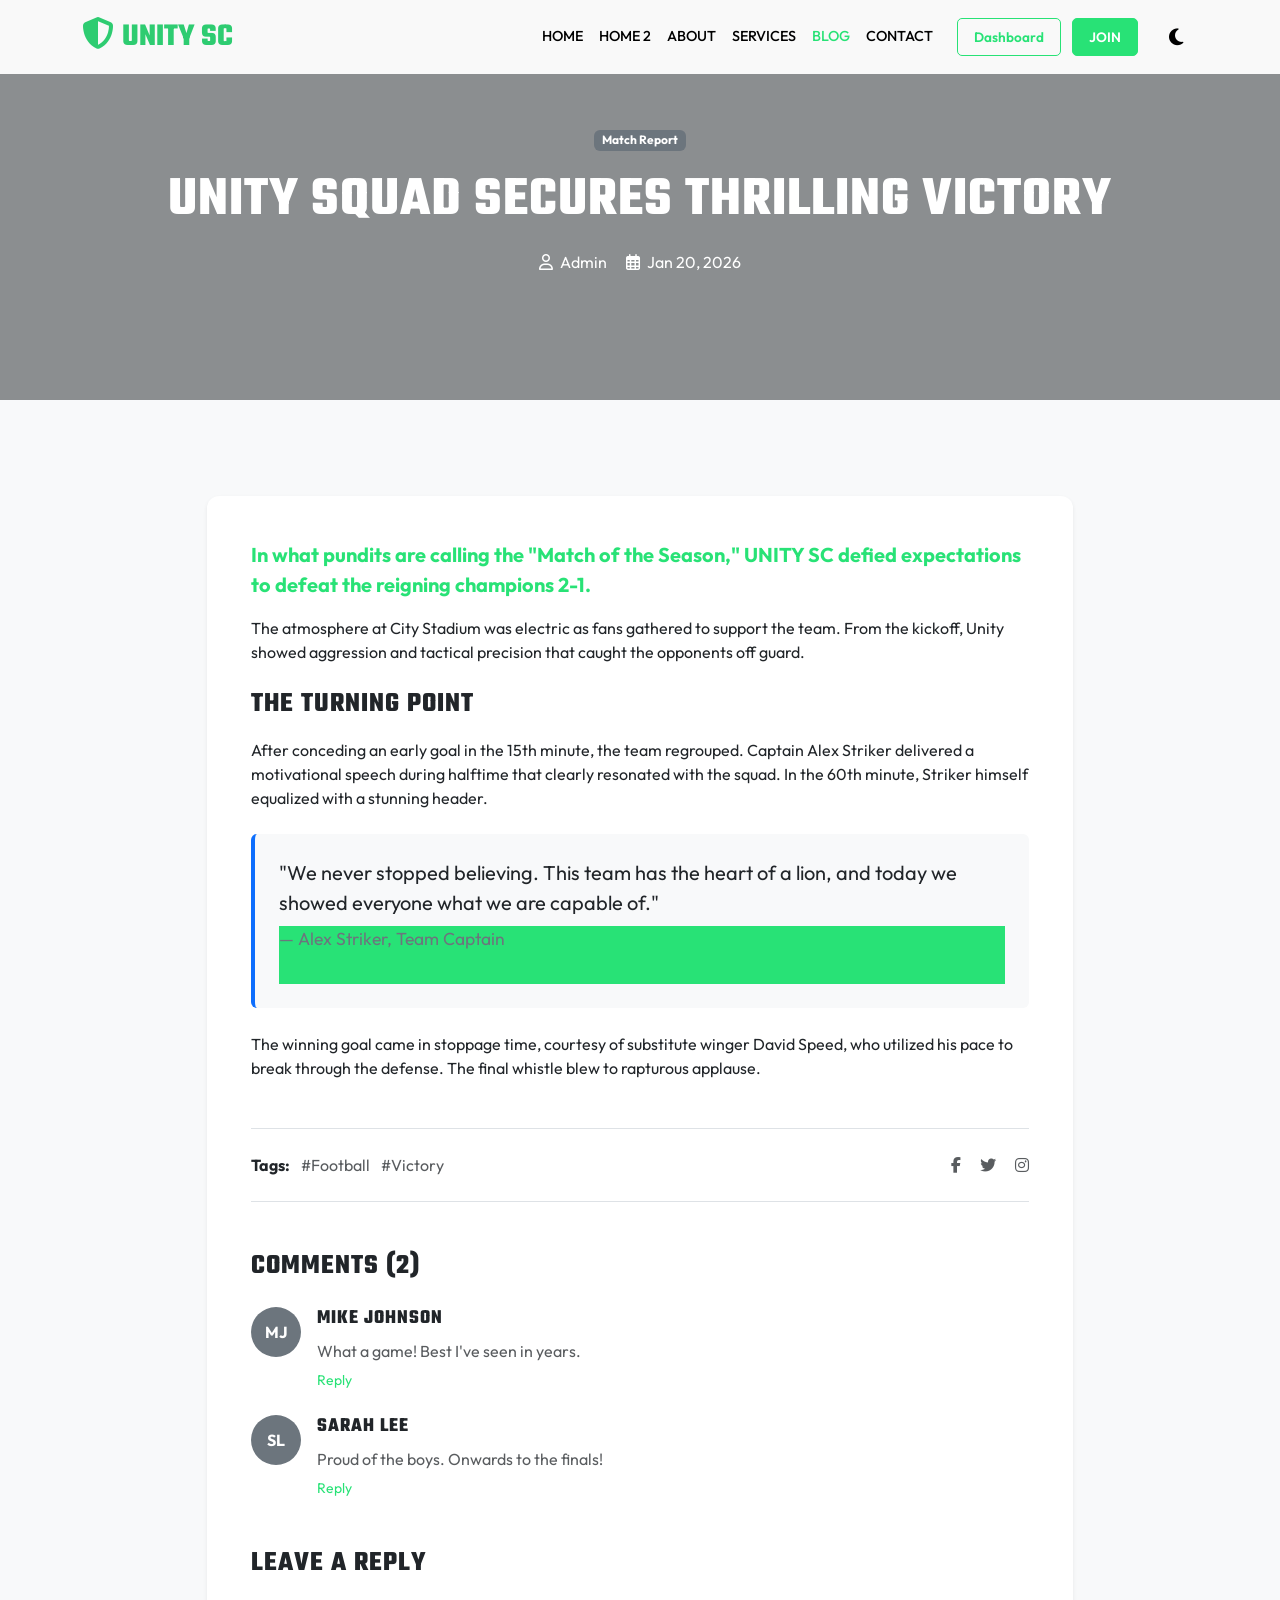
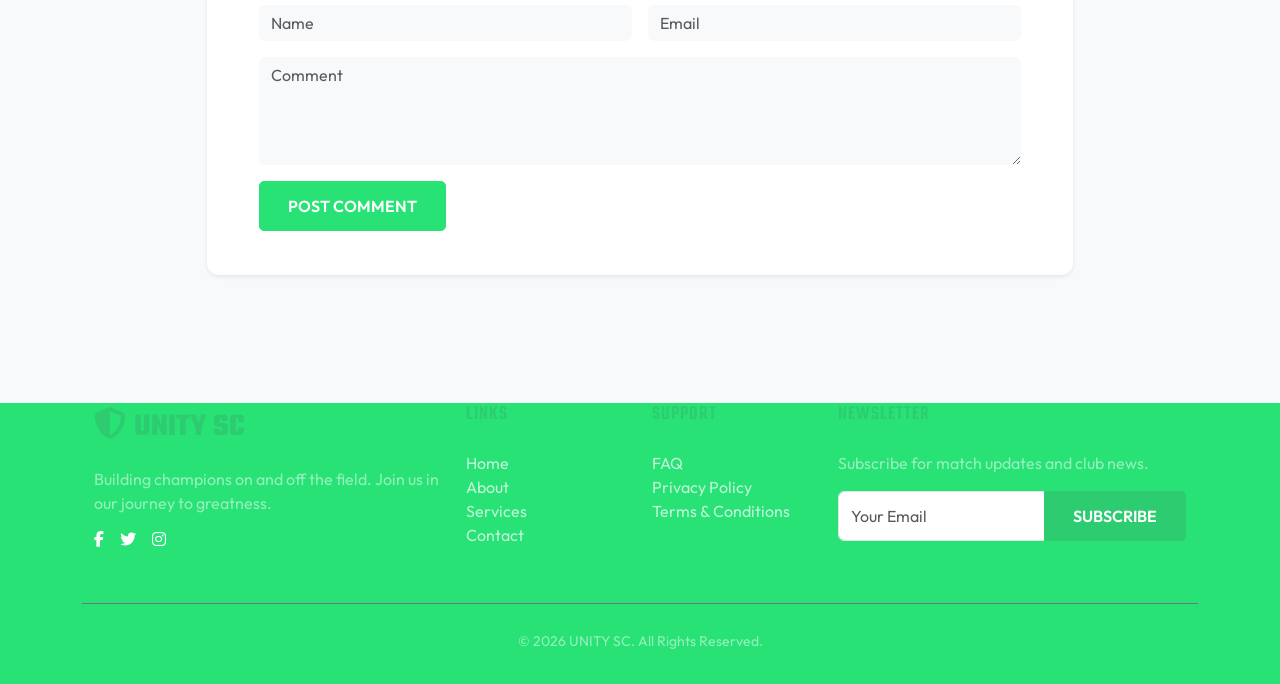
<file: blog-details.html>
<!DOCTYPE html>
<html lang="en">

<head>
    <meta charset="UTF-8">
    <title>UNITY SC - Blog Details</title>
    <link
        href="https://fonts.googleapis.com/css2?family=Outfit:wght@300;400;600;700&family=Teko:wght@400;600;700&display=swap"
        rel="stylesheet">
    <link href="https://cdn.jsdelivr.net/npm/bootstrap@5.3.0/dist/css/bootstrap.min.css" rel="stylesheet">
    <link rel="stylesheet" href="https://cdnjs.cloudflare.com/ajax/libs/font-awesome/6.4.0/css/all.min.css">
    <link rel="stylesheet" href="assets/css/style.css">
    <!-- Favicon -->
    <link rel="icon" type="image/png" href="favicon.png">
</head>

<body>

    <nav class="navbar navbar-expand-lg fixed-top shadow-sm" style="background-color: var(--navbar-bg);">
        <div class="container">
            <a class="navbar-brand" href="index.html"><i class="fas fa-shield-alt me-2"></i>UNITY SC</a>
            <button class="navbar-toggler" type="button" data-bs-toggle="collapse" data-bs-target="#navbarNav">
                <span class="navbar-toggler-icon"></span>
            </button>
            <div class="collapse navbar-collapse" id="navbarNav">
                <ul class="navbar-nav ms-auto align-items-center">
                    <li class="nav-item"><a class="nav-link" href="index.html">Home</a></li>
                    <li class="nav-item"><a class="nav-link" href="home-2.html">Home 2</a></li>
                    <li class="nav-item"><a class="nav-link" href="about.html">About</a></li>
                    <li class="nav-item"><a class="nav-link" href="services.html">Services</a></li>
                    <li class="nav-item"><a class="nav-link active" href="blog.html">Blog</a></li>
                    <li class="nav-item"><a class="nav-link" href="contact.html">Contact</a></li>

                    <li class="nav-item ms-lg-3">
                        <a href="dashboard.html" class="btn btn-outline-primary btn-sm me-2">Dashboard</a>
                        <a href="register.html" class="btn btn-primary btn-sm">Join</a>
                    </li>
                    <li class="nav-item ms-3">
                        <button id="theme-toggle" class="btn btn-link nav-link"><i class="fas fa-moon"></i></button>
                    </li>

                </ul>
            </div>
        </div>
    </nav>

    <!-- Post Header Image -->
    <!-- Post Header Image -->
    <header class="d-flex align-items-center justify-content-center text-center text-white position-relative"
        style="min-height: 400px; background-image: url('https://images.unsplash.com/photo-1574629810360-7efbbe436cd7?ixlib=rb-4.0.3&auto=format&fit=crop&w=1920&q=80'); background-size: cover; background-position: center;">
        <div class="position-absolute top-0 start-0 w-100 h-100 bg-dark opacity-50"></div>
        <div class="container position-relative py-5">
            <span class="badge bg-secondary mb-3 align-self-center">Match Report</span>
            <h1 class="display-4 fw-bold">Unity Squad Secures Thrilling Victory</h1>
            <div class="mt-3">
                <span class="me-3"><i class="far fa-user me-1"></i> Admin</span>
                <span><i class="far fa-calendar-alt me-1"></i> Jan 20, 2026</span>
            </div>
        </div>
    </header>

    <section class="py-5">
        <div class="container">
            <div class="row">
                <section class="py-5">
                    <div class="container">
                        <div class="row justify-content-center">
                            <div class="col-lg-10">
                                <div class="card border-0 shadow-sm p-4">
                                    <div class="card-body">
                                        <article class="mb-5">
                                            <p class="lead fw-bold text-primary-custom">In what pundits are calling the
                                                "Match of the
                                                Season," UNITY SC defied expectations to defeat the reigning
                                                champions 2-1.</p>
                                            <p>The atmosphere at City Stadium was electric as fans gathered to support
                                                the team. From the
                                                kickoff, Unity showed aggression and tactical precision that caught the
                                                opponents off guard.
                                            </p>
                                            <h3 class="fw-bold mt-4 mb-3">The Turning Point</h3>
                                            <p>After conceding an early goal in the 15th minute, the team regrouped.
                                                Captain Alex Striker
                                                delivered a motivational speech during halftime that clearly resonated
                                                with the squad. In
                                                the 60th minute, Striker himself equalized with a stunning header.</p>
                                            <blockquote
                                                class="blockquote bg-light p-4 my-4 border-start border-4 border-primary rounded">
                                                <p class="mb-0">"We never stopped believing. This team has the heart of
                                                    a lion, and today we
                                                    showed everyone what we are capable of."</p>
                                                <footer class="blockquote-footer mt-2">Alex Striker, Team Captain
                                                </footer>
                                            </blockquote>
                                            <p>The winning goal came in stoppage time, courtesy of substitute winger
                                                David Speed, who
                                                utilized his pace to break through the defense. The final whistle blew
                                                to rapturous
                                                applause.</p>
                                        </article>

                                        <div
                                            class="border-top border-bottom py-4 mb-5 d-flex justify-content-between align-items-center">
                                            <div>
                                                <strong>Tags:</strong>
                                                <a href="#" class="text-muted text-decoration-none ms-2">#Football</a>
                                                <a href="#" class="text-muted text-decoration-none ms-2">#Victory</a>
                                            </div>
                                            <div>
                                                <a href="#" class="text-muted"><i
                                                        class="fab fa-facebook-f me-3"></i></a>
                                                <a href="#" class="text-muted"><i class="fab fa-twitter me-3"></i></a>
                                                <a href="#" class="text-muted"><i class="fab fa-instagram"></i></a>
                                            </div>
                                        </div>

                                        <!-- Comments Placeholder -->
                                        <div class="mb-5">
                                            <h3 class="fw-bold mb-4">Comments (2)</h3>
                                            <div class="d-flex mb-4">
                                                <div class="flex-shrink-0">
                                                    <div class="bg-secondary rounded-circle d-flex align-items-center justify-content-center text-white fw-bold"
                                                        style="width: 50px; height: 50px;">MJ</div>
                                                </div>
                                                <div class="flex-grow-1 ms-3">
                                                    <h5 class="fw-bold">Mike Johnson</h5>
                                                    <p class="text-muted mb-1">What a game! Best I've seen in years.</p>
                                                    <a href="#"
                                                        class="small text-primary-custom text-decoration-none">Reply</a>
                                                </div>
                                            </div>
                                            <div class="d-flex mb-4">
                                                <div class="flex-shrink-0">
                                                    <div class="bg-secondary rounded-circle d-flex align-items-center justify-content-center text-white fw-bold"
                                                        style="width: 50px; height: 50px;">SL</div>
                                                </div>
                                                <div class="flex-grow-1 ms-3">
                                                    <h5 class="fw-bold">Sarah Lee</h5>
                                                    <p class="text-muted mb-1">Proud of the boys. Onwards to the finals!
                                                    </p>
                                                    <a href="#"
                                                        class="small text-primary-custom text-decoration-none">Reply</a>
                                                </div>
                                            </div>
                                        </div>

                                        <!-- Leave Comment -->
                                        <div>
                                            <h3 class="fw-bold mb-4">Leave a Reply</h3>
                                            <form>
                                                <div class="row g-3">
                                                    <div class="col-md-6">
                                                        <input type="text" class="form-control bg-light border-0"
                                                            placeholder="Name">
                                                    </div>
                                                    <div class="col-md-6">
                                                        <input type="email" class="form-control bg-light border-0"
                                                            placeholder="Email">
                                                    </div>
                                                    <div class="col-12">
                                                        <textarea class="form-control bg-light border-0" rows="4"
                                                            placeholder="Comment"></textarea>
                                                    </div>
                                                    <div class="col-12">
                                                        <button class="btn btn-primary" type="submit">Post
                                                            Comment</button>
                                                    </div>
                                                </div>
                                            </form>
                                        </div>
                                    </div>
                                </div>
                            </div>
                        </div>
                    </div>
                </section>
            </div>
        </div>
    </section>

    <!-- Footer Reuse -->
    <!-- Footer -->
    <footer>
        <div class="container">
            <div class="row">
                <div class="col-12 col-sm-6 col-lg-4 mb-4">
                    <a href="index.html" class="footer-brand"><i class="fas fa-shield-alt"></i>UNITY SC</a>
                    <p class="text-white-50">Building champions on and off the field. Join us in our journey to
                        greatness.</p>
                    <div class="d-flex text-white gap-3">
                        <i class="fab fa-facebook-f"></i>
                        <i class="fab fa-twitter"></i>
                        <i class="fab fa-instagram"></i>
                    </div>
                </div>
                <div class="col-12 col-sm-6 col-lg-2 mb-4">
                    <h5>Links</h5>
                    <ul class="list-unstyled">
                        <li><a href="index.html">Home</a></li>
                        <li><a href="about.html">About</a></li>
                        <li><a href="services.html">Services</a></li>
                        <li><a href="contact.html">Contact</a></li>
                    </ul>
                </div>
                <div class="col-12 col-sm-6 col-lg-2 mb-4">
                    <h5>Support</h5>
                    <ul class="list-unstyled">
                        <li><a href="#">FAQ</a></li>
                        <li><a href="#">Privacy Policy</a></li>
                        <li><a href="#">Terms & Conditions</a></li>
                    </ul>
                </div>
                <div class="col-12 col-sm-6 col-lg-4 mb-4">
                    <h5>Newsletter</h5>
                    <p class="text-white-50">Subscribe for match updates and club news.</p>
                    <div class="input-group">
                        <input type="email" class="form-control" placeholder="Your Email">
                        <button class="btn btn-secondary" type="button">Subscribe</button>
                    </div>
                </div>
            </div>
            <div class="text-center pt-4 border-top border-secondary mt-3">
                <small class="text-white-50">&copy; 2026 UNITY SC. All Rights Reserved.</small>
            </div>
        </div>
    </footer>

    <script src="https://code.jquery.com/jquery-3.6.0.min.js"></script>
    <script src="https://cdn.jsdelivr.net/npm/bootstrap@5.3.0/dist/js/bootstrap.bundle.min.js"></script>
    <script src="assets/js/main.js"></script>
</body>

</html>
</file>
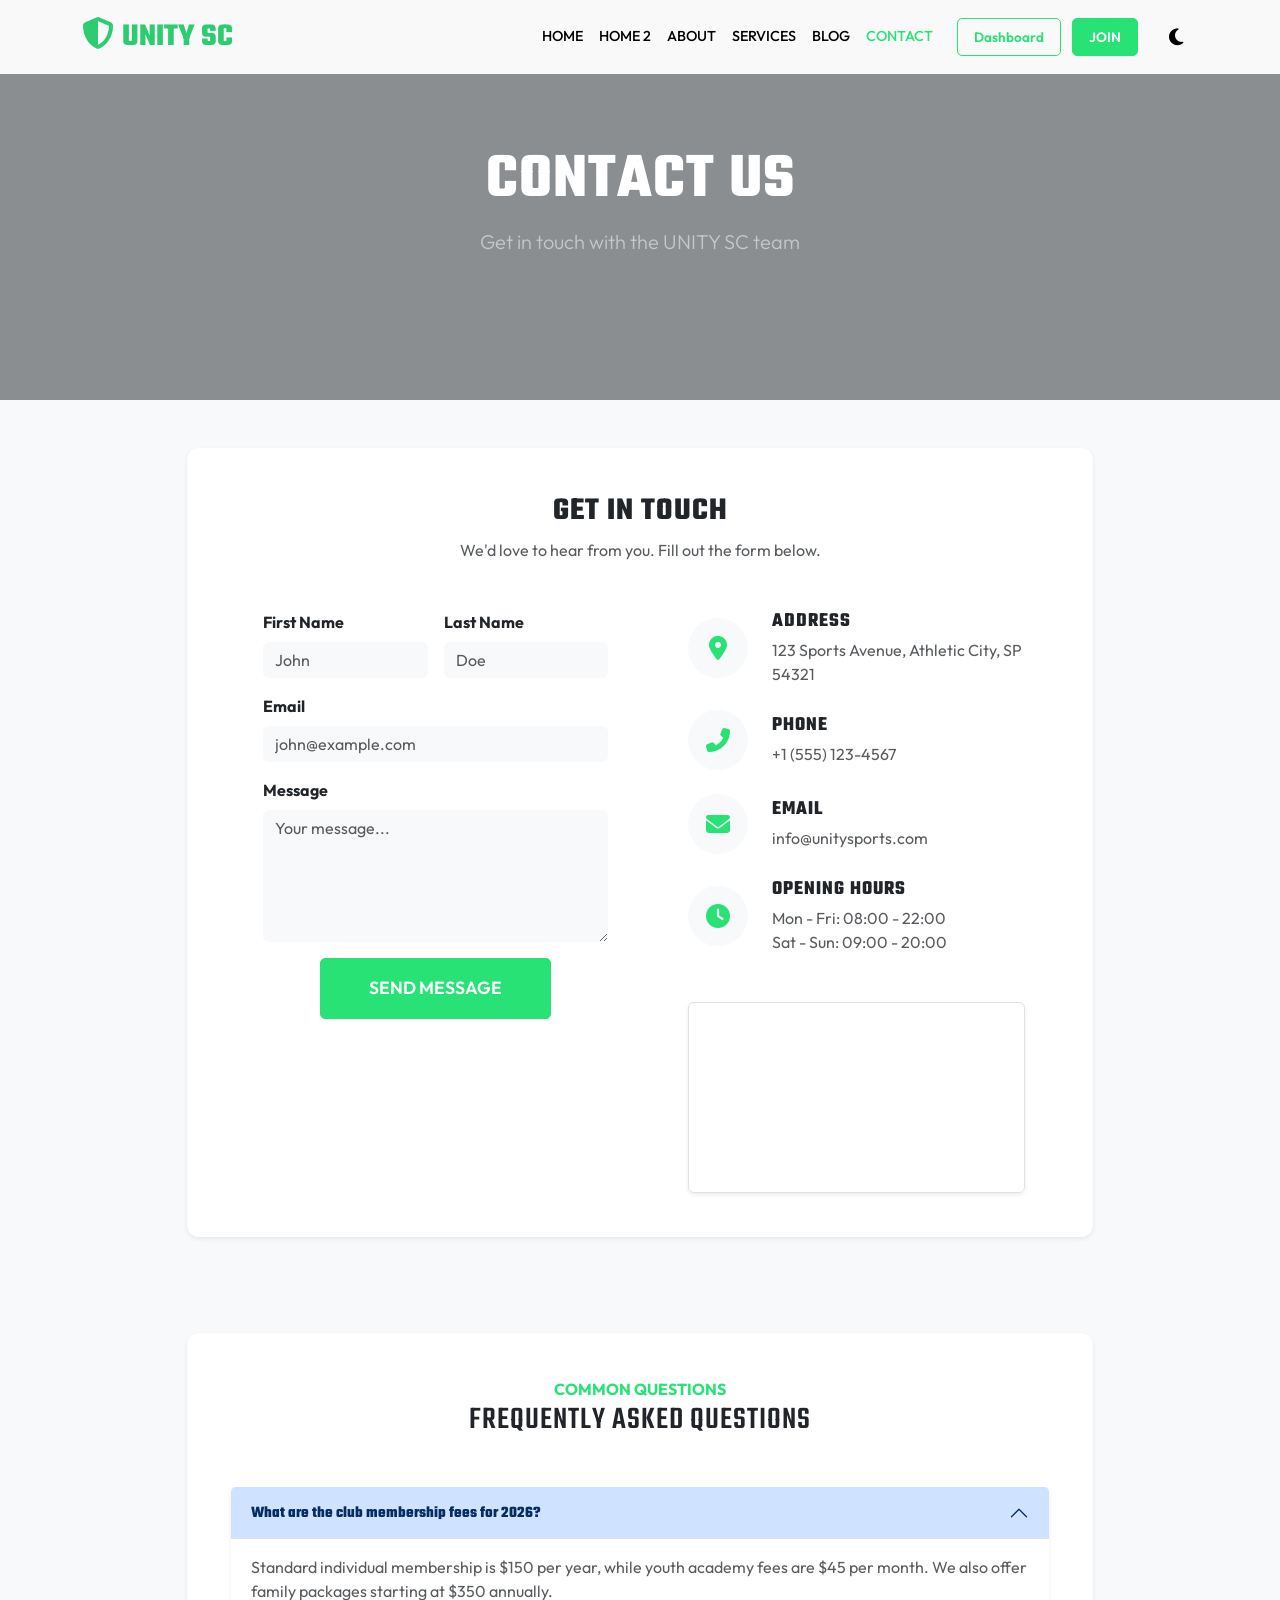
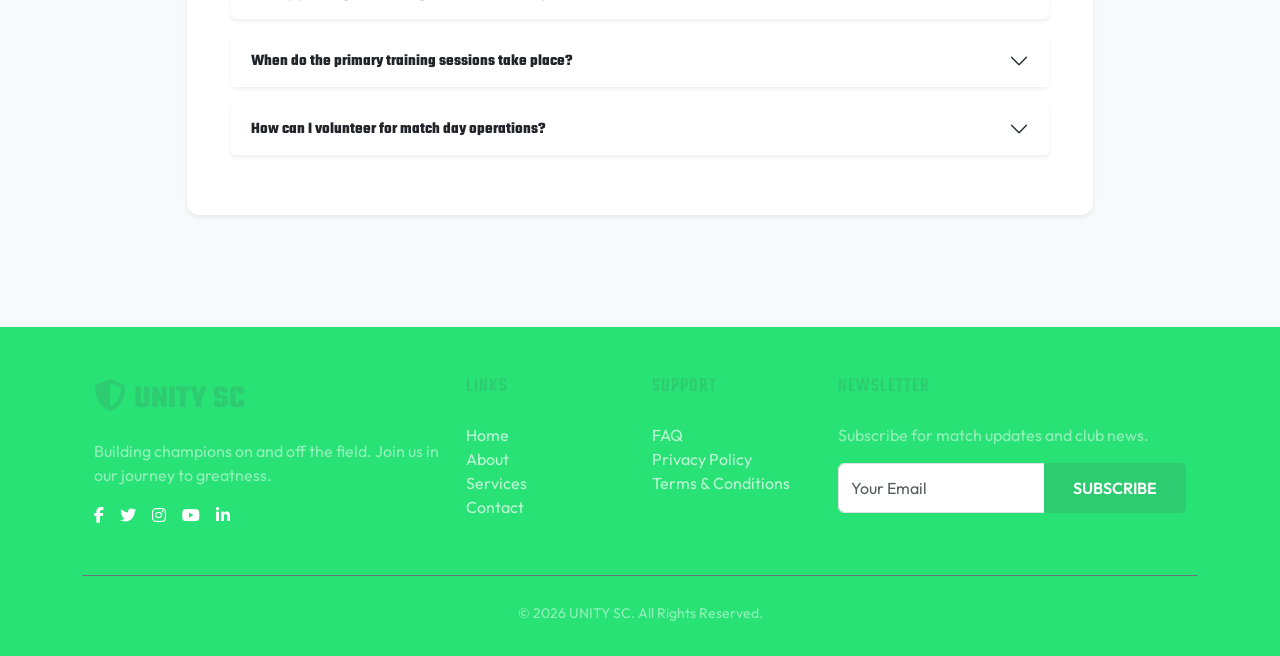
<file: contact.html>
<!DOCTYPE html>
<html lang="en">

<head>
    <meta charset="UTF-8">
    <title>UNITY SC - Contact</title>
    <link
        href="https://fonts.googleapis.com/css2?family=Outfit:wght@300;400;600;700&family=Teko:wght@400;600;700&display=swap"
        rel="stylesheet">
    <link href="https://cdn.jsdelivr.net/npm/bootstrap@5.3.0/dist/css/bootstrap.min.css" rel="stylesheet">
    <link rel="stylesheet" href="https://cdnjs.cloudflare.com/ajax/libs/font-awesome/6.4.0/css/all.min.css">
    <link rel="stylesheet" href="assets/css/style.css">
    <!-- Favicon -->
    <link rel="icon" type="image/png" href="favicon.png">
</head>

<body>

    <nav class="navbar navbar-expand-lg fixed-top">
        <div class="container">
            <a class="navbar-brand" href="index.html"><i class="fas fa-shield-alt me-2"></i>UNITY SC</a>
            <button class="navbar-toggler" type="button" data-bs-toggle="collapse" data-bs-target="#navbarNav">
                <span class="navbar-toggler-icon"></span>
            </button>
            <div class="collapse navbar-collapse" id="navbarNav">
                <ul class="navbar-nav ms-auto align-items-center">
                    <li class="nav-item"><a class="nav-link" href="index.html">Home</a></li>
                    <li class="nav-item"><a class="nav-link" href="home-2.html">Home 2</a></li>
                    <li class="nav-item"><a class="nav-link" href="about.html">About</a></li>
                    <li class="nav-item"><a class="nav-link" href="services.html">Services</a></li>
                    <li class="nav-item"><a class="nav-link" href="blog.html">Blog</a></li>
                    <li class="nav-item"><a class="nav-link active" href="contact.html">Contact</a></li>

                    <li class="nav-item ms-lg-3">
                        <a href="dashboard.html" class="btn btn-outline-primary btn-sm me-2">Dashboard</a>
                        <a href="register.html" class="btn btn-primary btn-sm">Join</a>
                    </li>
                    <li class="nav-item ms-3">
                        <button id="theme-toggle" class="btn btn-link nav-link"><i class="fas fa-moon"></i></button>
                    </li>

                </ul>
            </div>
        </div>
    </nav>

    <header class="py-5 d-flex align-items-center justify-content-center text-center text-white position-relative"
        style="min-height: 400px; background-image: url('https://images.unsplash.com/photo-1551958219-acbc608c6377?ixlib=rb-4.0.3&auto=format&fit=crop&w=1920&q=80'); background-size: cover; background-position: center;">
        <div class="position-absolute top-0 start-0 w-100 h-100 bg-dark opacity-50"></div>
        <div class="container position-relative py-5">
            <h1 class="display-3 fw-bold text-uppercase">Contact Us</h1>
            <p class="lead text-white-50 mb-0">Get in touch with the UNITY SC team</p>
        </div>
    </header>

    <section class="py-5">
        <div class="container">
            <div class="row justify-content-center">
                <div class="col-lg-10">
                    <div class="card border-0 shadow-sm p-4">
                        <div class="card-body">
                            <div class="text-center mb-5">
                                <h2 class="fw-bold">Get In Touch</h2>
                                <p class="text-muted">We'd love to hear from you. Fill out the form below.</p>
                            </div>
                            <div class="row g-5">
                                <div class="col-lg-6">
                                    <form>
                                        <div class="row g-3">
                                            <div class="col-md-6">
                                                <label class="form-label fw-bold">First Name</label>
                                                <input type="text" class="form-control bg-light border-0"
                                                    placeholder="John">
                                            </div>
                                            <div class="col-md-6">
                                                <label class="form-label fw-bold">Last Name</label>
                                                <input type="text" class="form-control bg-light border-0"
                                                    placeholder="Doe">
                                            </div>
                                            <div class="col-12">
                                                <label class="form-label fw-bold">Email</label>
                                                <input type="email" class="form-control bg-light border-0"
                                                    placeholder="john@example.com">
                                            </div>
                                            <div class="col-12">
                                                <label class="form-label fw-bold">Message</label>
                                                <textarea class="form-control bg-light border-0" rows="5"
                                                    placeholder="Your message..."></textarea>
                                            </div>
                                            <div class="col-12">
                                                <div class="btn-center-wrapper mt-0">
                                                    <button type="submit" class="btn btn-primary btn-lg px-5">Send
                                                        Message</button>
                                                </div>
                                            </div>
                                        </div>
                                    </form>
                                </div>
                                <div class="col-lg-6 border-start-lg ps-lg-5">
                                    <div class="d-flex mb-4 align-items-center">
                                        <div class="flex-shrink-0 bg-light p-3 rounded-circle text-primary-custom">
                                            <i class="fas fa-map-marker-alt fa-2x"></i>
                                        </div>
                                        <div class="ms-4">
                                            <h5 class="fw-bold mb-1">Address</h5>
                                            <p class="text-muted mb-0">123 Sports Avenue, Athletic City, SP 54321</p>
                                        </div>
                                    </div>
                                    <div class="d-flex mb-4 align-items-center">
                                        <div class="flex-shrink-0 bg-light p-3 rounded-circle text-primary-custom">
                                            <i class="fas fa-phone-alt fa-2x"></i>
                                        </div>
                                        <div class="ms-4">
                                            <h5 class="fw-bold mb-1">Phone</h5>
                                            <p class="text-muted mb-0">+1 (555) 123-4567</p>
                                        </div>
                                    </div>
                                    <div class="d-flex mb-4 align-items-center">
                                        <div class="flex-shrink-0 bg-light p-3 rounded-circle text-primary-custom">
                                            <i class="fas fa-envelope fa-2x"></i>
                                        </div>
                                        <div class="ms-4">
                                            <h5 class="fw-bold mb-1">Email</h5>
                                            <p class="text-muted mb-0">info@unitysports.com</p>
                                        </div>
                                    </div>

                                    <div class="d-flex mb-4 align-items-center">
                                        <div class="flex-shrink-0 bg-light p-3 rounded-circle text-primary-custom">
                                            <i class="fas fa-clock fa-2x"></i>
                                        </div>
                                        <div class="ms-4">
                                            <h5 class="fw-bold mb-1">Opening Hours</h5>
                                            <p class="text-muted mb-0">Mon - Fri: 08:00 - 22:00<br>Sat - Sun: 09:00 -
                                                20:00</p>
                                        </div>
                                    </div>

                                    <div class="mt-5">
                                        <!-- Google Map Embed Placeholder -->
                                        <div class="ratio ratio-16x9 border shadow-sm rounded overflow-hidden">
                                            <iframe
                                                src="https://www.google.com/maps/embed?pb=!1m18!1m12!1m3!1d3022.1422937950147!2d-73.98731968459391!3d40.75889497932681!2m3!1f0!2f0!3f0!3m2!1i1024!2i768!4f13.1!3m3!1m2!1s0x89c25855c6480299%3A0x55194ec5a1ae072e!2sTimes%20Square!5e0!3m2!1sen!2sus!4v1623861234567!5m2!1sen!2sus"
                                                allowfullscreen="" loading="lazy"></iframe>
                                        </div>
                                    </div>
                                </div>
                            </div>
                        </div>
                    </div>
                </div>
            </div>
    </section>

    <!-- FAQ Section -->
    <section class="py-5 bg-light">
        <div class="container">
            <div class="row justify-content-center">
                <div class="col-lg-10">
                    <div class="card border-0 shadow-sm p-4">
                        <div class="card-body">
                            <div class="text-center mb-5">
                                <span class="text-primary-custom fw-bold text-uppercase">Common Questions</span>
                                <h2 class="mb-3">Frequently Asked Questions</h2>
                            </div>
                            <div class="accordion" id="faqAccordion">
                                <div class="accordion-item border-0 mb-3 shadow-sm rounded">
                                    <h2 class="accordion-header" id="headingOne">
                                        <button class="accordion-button fw-bold" type="button" data-bs-toggle="collapse"
                                            data-bs-target="#collapseOne" aria-expanded="true"
                                            aria-controls="collapseOne">
                                            What are the club membership fees for 2026?
                                        </button>
                                    </h2>
                                    <div id="collapseOne" class="accordion-collapse collapse show"
                                        aria-labelledby="headingOne" data-bs-parent="#faqAccordion">
                                        <div class="accordion-body text-muted">
                                            Standard individual membership is $150 per year, while youth academy fees
                                            are $45 per month. We also offer family packages starting at $350 annually.
                                        </div>
                                    </div>
                                </div>
                                <div class="accordion-item border-0 mb-3 shadow-sm rounded">
                                    <h2 class="accordion-header" id="headingTwo">
                                        <button class="accordion-button collapsed fw-bold" type="button"
                                            data-bs-toggle="collapse" data-bs-target="#collapseTwo"
                                            aria-expanded="false" aria-controls="collapseTwo">
                                            When do the primary training sessions take place?
                                        </button>
                                    </h2>
                                    <div id="collapseTwo" class="accordion-collapse collapse"
                                        aria-labelledby="headingTwo" data-bs-parent="#faqAccordion">
                                        <div class="accordion-body text-muted">
                                            Training sessions for all age groups are held on Tuesday and Thursday
                                            evenings from 6:00 PM to 8:30 PM, and Saturday mornings from 9:00 AM.
                                        </div>
                                    </div>
                                </div>
                                <div class="accordion-item border-0 mb-3 shadow-sm rounded">
                                    <h2 class="accordion-header" id="headingThree">
                                        <button class="accordion-button collapsed fw-bold" type="button"
                                            data-bs-toggle="collapse" data-bs-target="#collapseThree"
                                            aria-expanded="false" aria-controls="collapseThree">
                                            How can I volunteer for match day operations?
                                        </button>
                                    </h2>
                                    <div id="collapseThree" class="accordion-collapse collapse"
                                        aria-labelledby="headingThree" data-bs-parent="#faqAccordion">
                                        <div class="accordion-body text-muted">
                                            We are always looking for enthusiastic volunteers! You can sign up through
                                            our member portal or speak directly with our Community Coordinator on any
                                            match day.
                                        </div>
                                    </div>
                                </div>
                            </div>
                        </div>
                    </div>
                </div>
            </div>
        </div>
    </section>

    <!-- Footer Reuse -->
    <!-- Footer -->
    <footer class="mt-5 pt-5">
        <div class="container">
            <div class="row">
                <div class="col-12 col-sm-6 col-lg-4 mb-4">
                    <a href="index.html" class="footer-brand"><i class="fas fa-shield-alt"></i>UNITY SC</a>
                    <p class="text-white-50">Building champions on and off the field. Join us in our journey to
                        greatness.</p>
                    <div class="d-flex text-white gap-3">
                        <a href="https://www.facebook.com/unitysportsclub" class="text-white" target="_blank"><i
                                class="fab fa-facebook-f"></i></a>
                        <a href="https://www.twitter.com/unitysportsclub" class="text-white" target="_blank"><i
                                class="fab fa-twitter"></i></a>
                        <a href="https://www.instagram.com/unitysportsclub" class="text-white" target="_blank"><i
                                class="fab fa-instagram"></i></a>
                        <a href="https://www.youtube.com/unitysportsclub" class="text-white" target="_blank"><i
                                class="fab fa-youtube"></i></a>
                        <a href="https://www.linkedin.com/company/unitysportsclub" class="text-white" target="_blank"><i
                                class="fab fa-linkedin-in"></i></a>
                    </div>
                </div>
                <div class="col-12 col-sm-6 col-lg-2 mb-4">
                    <h5>Links</h5>
                    <ul class="list-unstyled">
                        <li><a href="index.html">Home</a></li>
                        <li><a href="about.html">About</a></li>
                        <li><a href="services.html">Services</a></li>
                        <li><a href="contact.html">Contact</a></li>
                    </ul>
                </div>
                <div class="col-12 col-sm-6 col-lg-2 mb-4">
                    <h5>Support</h5>
                    <ul class="list-unstyled">
                        <li><a href="#">FAQ</a></li>
                        <li><a href="#">Privacy Policy</a></li>
                        <li><a href="#">Terms & Conditions</a></li>
                    </ul>
                </div>
                <div class="col-12 col-sm-6 col-lg-4 mb-4">
                    <h5>Newsletter</h5>
                    <p class="text-white-50">Subscribe for match updates and club news.</p>
                    <div class="input-group">
                        <input type="email" class="form-control" placeholder="Your Email">
                        <button class="btn btn-secondary" type="button">Subscribe</button>
                    </div>
                </div>
            </div>
            <div class="text-center pt-4 border-top border-secondary mt-3">
                <small class="text-white-50">&copy; 2026 UNITY SC. All Rights Reserved.</small>
            </div>
        </div>
    </footer>

    <script src="https://code.jquery.com/jquery-3.6.0.min.js"></script>
    <script src="https://cdn.jsdelivr.net/npm/bootstrap@5.3.0/dist/js/bootstrap.bundle.min.js"></script>
    <script src="assets/js/main.js"></script>
</body>

</html>
</file>
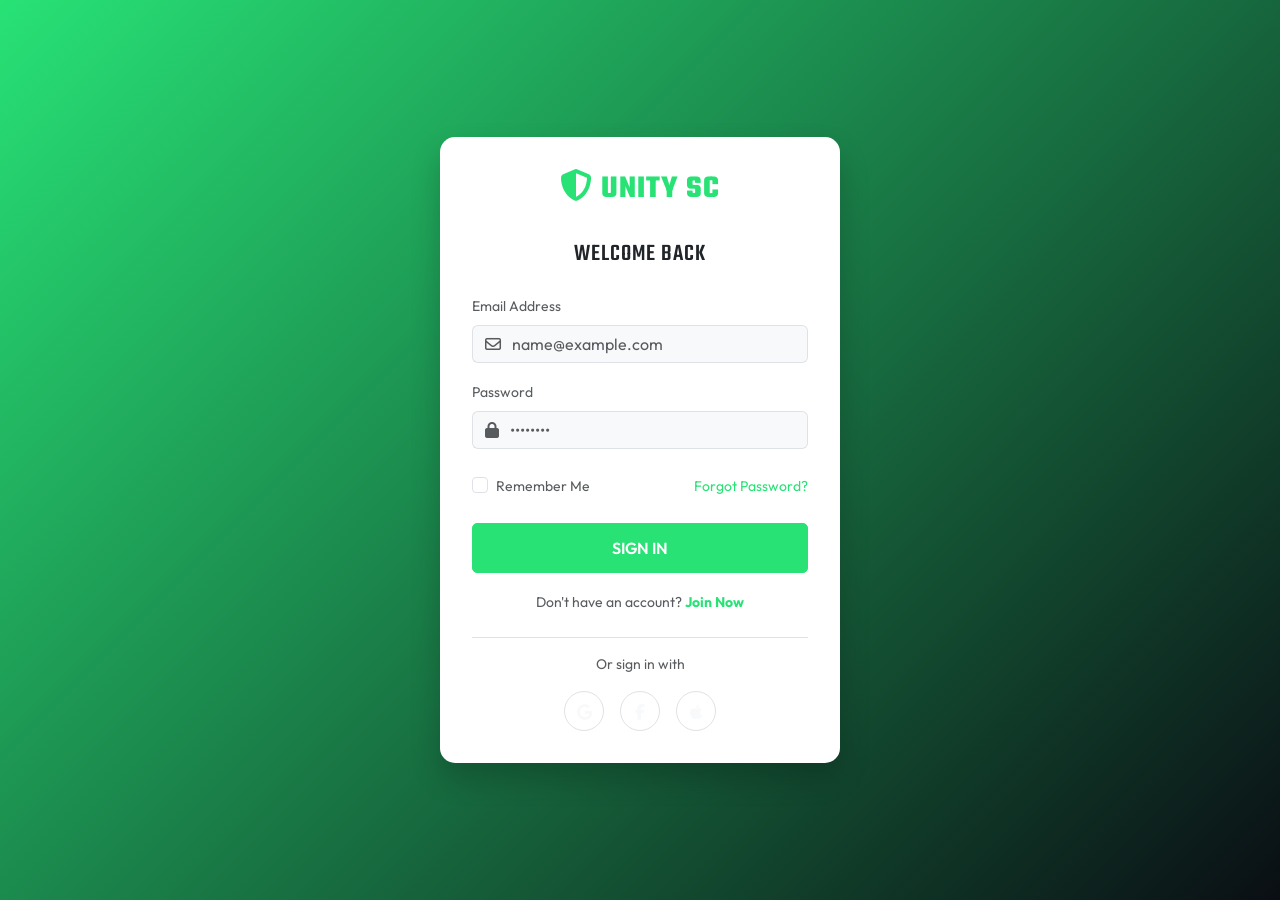
<file: login.html>
<!DOCTYPE html>
<html lang="en">

<head>
    <meta charset="UTF-8">
    <title>UNITY SC - Login</title>
    <link
        href="https://fonts.googleapis.com/css2?family=Outfit:wght@300;400;600;700&family=Teko:wght@400;600;700&display=swap"
        rel="stylesheet">
    <link href="https://cdn.jsdelivr.net/npm/bootstrap@5.3.0/dist/css/bootstrap.min.css" rel="stylesheet">
    <link rel="stylesheet" href="https://cdnjs.cloudflare.com/ajax/libs/font-awesome/6.4.0/css/all.min.css">
    <link rel="stylesheet" href="assets/css/style.css">
    <!-- Favicon -->
    <link rel="icon" type="image/png" href="favicon.png">
</head>

<body>

    <div class="auth-container">
        <div class="auth-card animate-up">
            <a href="index.html" class="d-inline-block mb-4 text-decoration-none">
                <h2 class="text-primary-custom fw-bold"><i class="fas fa-shield-alt me-2"></i>UNITY SC</h2>
            </a>
            <h4 class="mb-4">Welcome Back</h4>
            <form action="dashboard.html">
                <div class="mb-3 text-start">
                    <label class="form-label text-muted small">Email Address</label>
                    <div class="input-group">
                        <span class="input-group-text bg-light border-end-0"><i
                                class="far fa-envelope text-muted"></i></span>
                        <input type="email" class="form-control border-start-0 ps-0 bg-light"
                            placeholder="name@example.com" required>
                    </div>
                </div>
                <div class="mb-4 text-start">
                    <label class="form-label text-muted small">Password</label>
                    <div class="input-group">
                        <span class="input-group-text bg-light border-end-0"><i
                                class="fas fa-lock text-muted"></i></span>
                        <input type="password" class="form-control border-start-0 ps-0 bg-light" placeholder="••••••••"
                            required>
                    </div>
                </div>
                <div class="d-flex justify-content-between align-items-center mb-4">
                    <div class="form-check">
                        <input class="form-check-input" type="checkbox" id="rememberMe">
                        <label class="form-check-label text-muted small" for="rememberMe">Remember Me</label>
                    </div>
                    <a href="#" class="text-primary-custom small text-decoration-none">Forgot Password?</a>
                </div>
                <div class="d-grid mb-3">
                    <button type="submit" class="btn btn-primary">Sign In</button>
                </div>
                <div class="text-center">
                    <small class="text-muted">Don't have an account? <a href="register.html"
                            class="text-primary-custom fw-bold">Join Now</a></small>
                </div>
                <div class="mt-4 pt-3 border-top">
                    <p class="text-muted small mb-3">Or sign in with</p>
                    <div class="d-flex justify-content-center gap-3">
                        <button type="button" class="btn btn-outline-light border rounded-circle p-2 auth-social-icon"
                            style="width: 40px; height: 40px;"><i class="fab fa-google"></i></button>
                        <button type="button" class="btn btn-outline-light border rounded-circle p-2 auth-social-icon"
                            style="width: 40px; height: 40px;"><i class="fab fa-facebook-f"></i></button>
                        <button type="button" class="btn btn-outline-light border rounded-circle p-2 auth-social-icon"
                            style="width: 40px; height: 40px;"><i class="fab fa-apple"></i></button>
                    </div>
                </div>
            </form>
        </div>
    </div>

    <!-- Scripts (Optional here, but good for validation if added later) -->
    <script src="https://code.jquery.com/jquery-3.6.0.min.js"></script>
    <script src="https://cdn.jsdelivr.net/npm/bootstrap@5.3.0/dist/js/bootstrap.bundle.min.js"></script>
    <script src="assets/js/main.js"></script>
</body>

</html>
</file>
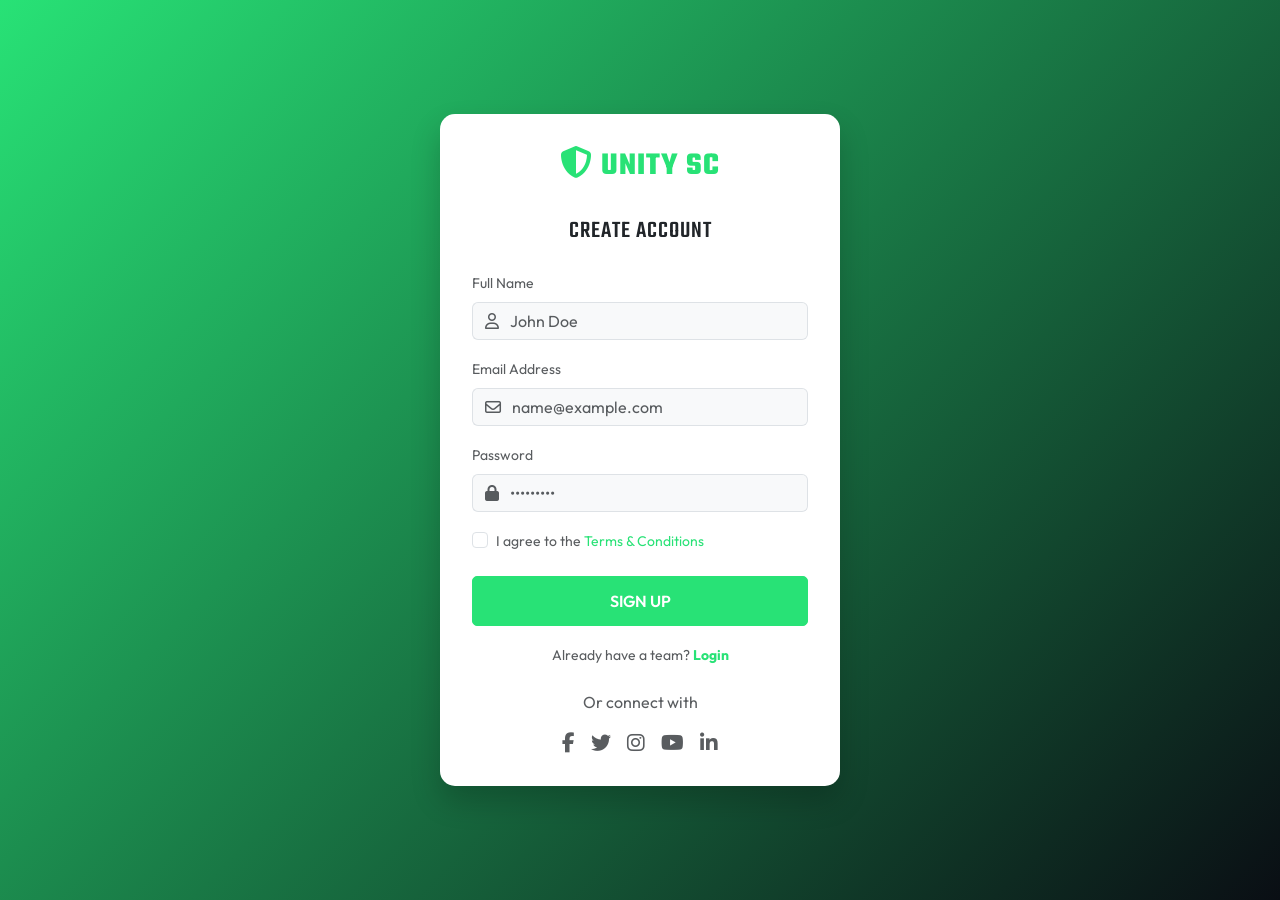
<file: register.html>
<!DOCTYPE html>
<html lang="en">

<head>
    <meta charset="UTF-8">
    <title>UNITY SC - Register</title>
    <link
        href="https://fonts.googleapis.com/css2?family=Outfit:wght@300;400;600;700&family=Teko:wght@400;600;700&display=swap"
        rel="stylesheet">
    <link href="https://cdn.jsdelivr.net/npm/bootstrap@5.3.0/dist/css/bootstrap.min.css" rel="stylesheet">
    <link rel="stylesheet" href="https://cdnjs.cloudflare.com/ajax/libs/font-awesome/6.4.0/css/all.min.css">
    <link rel="stylesheet" href="assets/css/style.css">
    <!-- Favicon -->
    <link rel="icon" type="image/png" href="favicon.png">
</head>

<body>

    <div class="auth-container">
        <div class="auth-card animate-up">
            <a href="index.html" class="d-inline-block mb-4 text-decoration-none">
                <h2 class="text-primary-custom fw-bold"><i class="fas fa-shield-alt me-2"></i>UNITY SC</h2>
            </a>
            <h4 class="mb-4">Create Account</h4>
            <form action="dashboard.html">
                <div class="mb-3 text-start">
                    <label class="form-label text-muted small">Full Name</label>
                    <div class="input-group">
                        <span class="input-group-text bg-light border-end-0"><i
                                class="far fa-user text-muted"></i></span>
                        <input type="text" class="form-control border-start-0 ps-0 bg-light" placeholder="John Doe"
                            required>
                    </div>
                </div>
                <div class="mb-3 text-start">
                    <label class="form-label text-muted small">Email Address</label>
                    <div class="input-group">
                        <span class="input-group-text bg-light border-end-0"><i
                                class="far fa-envelope text-muted"></i></span>
                        <input type="email" class="form-control border-start-0 ps-0 bg-light"
                            placeholder="name@example.com" required>
                    </div>
                </div>
                <div class="mb-3 text-start">
                    <label class="form-label text-muted small">Password</label>
                    <div class="input-group">
                        <span class="input-group-text bg-light border-end-0"><i
                                class="fas fa-lock text-muted"></i></span>
                        <input type="password" class="form-control border-start-0 ps-0 bg-light" placeholder="•••••••••"
                            required>
                    </div>
                </div>
                <div class="form-check mb-4 text-start">
                    <input class="form-check-input" type="checkbox" id="termsCheck" required>
                    <label class="form-check-label text-muted small" for="termsCheck">
                        I agree to the <a href="#" class="text-primary-custom">Terms & Conditions</a>
                    </label>
                </div>
                <div class="d-grid mb-3">
                    <button type="submit" class="btn btn-primary">Sign Up</button>
                </div>
                <div class="text-center">
                    <small class="text-muted">Already have a team? <a href="login.html"
                            class="text-primary-custom fw-bold">Login</a></small>
                </div>

                <!-- Social Media Icons -->
                <div class="text-center mt-4">
                    <p class="text-muted mb-3">Or connect with</p>
                    <div class="d-flex justify-content-center gap-3">
                        <a href="https://www.facebook.com/unitysportsclub"
                            class="text-muted text-decoration-none auth-social-icon" target="_blank">
                            <i class="fab fa-facebook-f fa-lg"></i>
                        </a>
                        <a href="https://www.twitter.com/unitysportsclub"
                            class="text-muted text-decoration-none auth-social-icon" target="_blank">
                            <i class="fab fa-twitter fa-lg"></i>
                        </a>
                        <a href="https://www.instagram.com/unitysportsclub"
                            class="text-muted text-decoration-none auth-social-icon" target="_blank">
                            <i class="fab fa-instagram fa-lg"></i>
                        </a>
                        <a href="https://www.youtube.com/unitysportsclub"
                            class="text-muted text-decoration-none auth-social-icon" target="_blank">
                            <i class="fab fa-youtube fa-lg"></i>
                        </a>
                        <a href="https://www.linkedin.com/company/unitysportsclub"
                            class="text-muted text-decoration-none auth-social-icon" target="_blank">
                            <i class="fab fa-linkedin-in fa-lg"></i>
                        </a>
                    </div>
                </div>
            </form>
        </div>
    </div>

    <script src="https://code.jquery.com/jquery-3.6.0.min.js"></script>
    <script src="https://cdn.jsdelivr.net/npm/bootstrap@5.3.0/dist/js/bootstrap.bundle.min.js"></script>
    <script src="assets/js/main.js"></script>
</body>

</html>
</file>
<file: assets/css/style.css>
/* 
   Unity Sports Club - Main Styles
   Theme: Sports Premium
*/

:root {
    /* Color Palette - Sports Premium */
    --primary-color: #28e276;
    /* Vibrant Green (Relates to logo) */
    --secondary-color: #2ECC71;
    /* Sports Green */
    --accent-color: #F1C40F;
    /* Energy Yellow */

    /* Light Mode Defaults */
    --bg-body: #f8f9fa;
    /* Soft White */
    --text-body: #212529;
    /* Dark Grey */
    --bg-card: #ffffff;
    --border-color: #dee2e6;

    --navbar-bg: rgba(255, 255, 255, 0.95);
    --navbar-text: #000000;

    --footer-bg: #28e276;
    --footer-text: #ffffff;
}

[data-theme="dark"] {
    /* Dark Mode Overrides */
    --bg-body: #0a0e14;
    /* Dark Navy / Charcoal */
    --text-body: #ffffff;
    /* Pure White */
    --bg-card: #151b24;
    --border-color: #2c3e50;

    --navbar-bg: rgba(10, 14, 20, 0.95);
    --navbar-text: #ffffff;

    --footer-bg: #05070a;
}

[data-theme="dark"] body {
    color: #ffffff;
}

[data-theme="dark"] h1,
[data-theme="dark"] h2,
[data-theme="dark"] h3,
[data-theme="dark"] h4,
[data-theme="dark"] h5,
[data-theme="dark"] h6 {
    color: #ffffff;
}

[data-theme="dark"] p,
[data-theme="dark"] span,
[data-theme="dark"] div {
    color: #ffffff;
}

[data-theme="dark"] .text-muted {
    color: rgba(255, 255, 255, 0.7) !important;
}

[data-theme="dark"] .card {
    background-color: var(--bg-card);
    color: #ffffff;
}

[data-theme="dark"] .card h1,
[data-theme="dark"] .card h2,
[data-theme="dark"] .card h3,
[data-theme="dark"] .card h4,
[data-theme="dark"] .card h5,
[data-theme="dark"] .card h6 {
    color: #ffffff;
}

[data-theme="dark"] .card p,
[data-theme="dark"] .card span,
[data-theme="dark"] .card div {
    color: #ffffff;
}

[data-theme="dark"] .card .card-title {
    color: #ffffff;
}

[data-theme="dark"] .card .card-text {
    color: rgba(255, 255, 255, 0.8);
}

[data-theme="dark"] .card .text-muted {
    color: rgba(255, 255, 255, 0.7) !important;
}

[data-theme="dark"] .card .btn-outline-dark {
    color: #ffffff;
    border-color: rgba(255, 255, 255, 0.5);
}

[data-theme="dark"] .card .btn-outline-dark:hover {
    color: #000000;
    background-color: #ffffff;
    border-color: #ffffff;
}

[data-theme="dark"] .card .badge {
    color: #ffffff;
}

[data-theme="dark"] .card .display-1,
[data-theme="dark"] .card .display-2,
[data-theme="dark"] .card .display-3,
[data-theme="dark"] .card .display-4,
[data-theme="dark"] .card .display-5 {
    color: #ffffff;
}

[data-theme="dark"] .lead {
    color: #ffffff;
}

[data-theme="dark"] .display-1,
[data-theme="dark"] .display-2,
[data-theme="dark"] .display-3,
[data-theme="dark"] .display-4,
[data-theme="dark"] .display-5 {
    color: #ffffff;
}

[data-theme="dark"] .text-primary-custom {
    color: var(--secondary-color) !important;
}

[data-theme="dark"] .text-secondary-custom {
    color: var(--accent-color) !important;
}

[data-theme="dark"] .badge {
    color: #ffffff;
}

[data-theme="dark"] .form-control {
    background-color: var(--bg-card);
    border-color: var(--border-color);
    color: #ffffff;
}

[data-theme="dark"] .form-control::placeholder {
    color: rgba(255, 255, 255, 0.5);
}

[data-theme="dark"] .carousel-control-prev-icon,
[data-theme="dark"] .carousel-control-next-icon {
    filter: brightness(0) invert(1);
}

/* Dark Mode Background Overrides */
[data-theme="dark"] .bg-light {
    background-color: var(--bg-card) !important;
}

[data-theme="dark"] .input-group-text.bg-light {
    background-color: #1a222c !important;
    border-color: var(--border-color);
}

[data-theme="dark"] .auth-social-icon {
    background-color: transparent !important;
}

[data-theme="dark"] .auth-social-icon i {
    color: #ffffff !important;
}

[data-theme="dark"] .accordion-button {
    background-color: var(--bg-card);
    color: #ffffff;
}

[data-theme="dark"] .accordion-button:not(.collapsed) {
    background-color: rgba(46, 204, 113, 0.1);
    color: var(--secondary-color);
}

[data-theme="dark"] .accordion-item {
    background-color: var(--bg-card);
    border: 1px solid var(--border-color);
}

[data-theme="dark"] .border {
    border-color: var(--border-color) !important;
}

body {
    background-color: var(--bg-body);
    color: var(--text-body);
    font-family: 'Outfit', sans-serif;
    /* Modern Sports Font */
    transition: background-color 0.3s ease, color 0.3s ease;
}

/* Typography & General */
h1,
h2,
h3,
h4,
h5,
h6 {
    font-family: 'Teko', sans-serif;
    /* Strong, tall font for headings */
    text-transform: uppercase;
    letter-spacing: 1px;
}

h1 {
    text-align: center;
    width: 100%;
    margin-left: auto;
    margin-right: auto;
}

a {
    text-decoration: none;
    transition: all 0.3s ease;
}

/* Buttons */
.btn-primary {
    background-color: var(--primary-color);
    border-color: var(--primary-color);
    padding: 12px 28px;
    font-size: 1rem;
    font-weight: 600;
    text-transform: uppercase;
    border-radius: 5px;
}

.btn-primary:hover {
    background-color: var(--secondary-color);
    border-color: var(--secondary-color);
    color: #fff;
}

.btn-outline-primary {
    color: #28e276;
    border-color: #28e276;
}

.btn-outline-primary:hover {
    background-color: #28e276;
    border-color: #28e276;
    color: #fff;
}

.btn-secondary {
    background-color: var(--secondary-color);
    border-color: var(--secondary-color);
    color: #fff;
    padding: 12px 28px;
    font-size: 1rem;
    font-weight: 600;
    text-transform: uppercase;
    border-radius: 5px;
}

.btn-accent {
    background-color: var(--accent-color);
    color: var(--primary-color);
    padding: 12px 28px;
    font-size: 1rem;
    font-weight: 700;
    text-transform: uppercase;
    border-radius: 5px;
}

/* Ensure all buttons (including bootstrap defaults used) match */
.btn {
    padding: 12px 28px;
    font-size: 1rem;
    font-weight: 600;
    border-radius: 5px;
}

.btn-sm {
    padding: 8px 16px;
    font-size: 0.85rem;
}

.btn-lg {
    padding: 16px 36px;
    font-size: 1.1rem;
}

/* Global Centering & Spacing Utilities */
.section-padding {
    padding: 60px 0;
}

.container-center {
    max-width: 1200px;
    margin: 0 auto;
    padding: 0 15px;
    display: flex;
    flex-direction: column;
    align-items: center;
    text-align: center;
}

.flex-center {
    display: flex;
    justify-content: center;
    align-items: center;
    flex-wrap: wrap;
}

.text-center-all * {
    text-align: center;
}

.btn-center-wrapper {
    display: flex;
    justify-content: center;
    width: 100%;
    margin-top: 2rem;
    gap: 1rem;
}

/* Responsive Scaling for Spacing */
@media (max-width: 991px) {
    .section-padding {
        padding: 50px 0;
    }

    h1 {
        font-size: 3.5rem !important;
    }
}

@media (max-width: 768px) {
    .section-padding {
        padding: 40px 0;
    }

    h1 {
        font-size: 2.8rem !important;
    }

    .btn-center-wrapper {
        flex-direction: column;
        align-items: center;
    }

    .btn-center-wrapper .btn {
        width: 100%;
        max-width: 300px;
    }
}

@media (max-width: 576px) {
    h1 {
        font-size: 2.2rem !important;
    }
}

/* Prevent Overflow */
html,
body {
    overflow-x: hidden;
    width: 100%;
}

.row {
    margin-right: 0;
    margin-left: 0;
}

/* Card Styles */
/* Card Styles & Standard Layouts */
.card,
.section-card {
    background-color: var(--bg-card);
    border: 1px solid var(--border-color);
    border-radius: 12px;
    overflow: hidden;
    transition: transform 0.3s ease, box-shadow 0.3s ease;
}

.card-body,
.section-card-body {
    padding: 1.25rem;
    /* Equal spacing inside */
}

/* Even more compact for product grids */
.product-card .card-body {
    padding: 1rem;
}

/* Ensure centering if requested */
.text-center-content {
    text-align: center;
}

.text-center-content img {
    margin-bottom: 1.5rem;
    max-width: 100%;
}

.card:hover,
.section-card:hover {
    transform: translateY(-5px);
    box-shadow: 0 10px 20px rgba(0, 0, 0, 0.1);
}

/* Navbar */
.navbar {
    background-color: var(--navbar-bg);
    -webkit-backdrop-filter: blur(10px);
    backdrop-filter: blur(10px);
    transition: all 0.3s ease;
}

.navbar-brand {
    font-family: 'Teko', sans-serif;
    font-size: 2rem;
    font-weight: 700;
    color: var(--secondary-color) !important;
}

[data-theme="dark"] .navbar-brand {
    color: var(--secondary-color) !important;
}

/* Hamburger icon — black lines in light mode, white in dark mode */
.navbar-toggler {
    border-color: rgba(0, 0, 0, 0.5) !important;
}

.navbar-toggler-icon {
    filter: brightness(0);
}

[data-theme="dark"] .navbar-toggler {
    border-color: rgba(255, 255, 255, 0.4) !important;
}

[data-theme="dark"] .navbar-toggler-icon {
    filter: brightness(0) invert(1);
}

.nav-link {
    color: var(--navbar-text) !important;
    font-weight: 500;
    text-transform: uppercase;
    font-size: 0.9rem;
}

.nav-link:hover,
.nav-link.active {
    color: var(--primary-color) !important;
}

/* Footer */
footer {
    background-color: var(--footer-bg);
    color: var(--footer-text);
    padding: 0 0 2rem 0;
    /* Removed top padding */
}

/* Add proper spacing above footer */
section:last-of-type {
    padding-bottom: 4rem !important;
}

footer h5 {
    color: var(--secondary-color);
    margin-bottom: 1.5rem;
}

footer a {
    color: rgba(255, 255, 255, 0.7);
}

footer a:hover {
    color: var(--accent-color);
}

.footer-brand {
    font-family: 'Teko', sans-serif;
    font-size: 2rem;
    font-weight: 700;
    color: var(--secondary-color) !important;
    text-transform: uppercase;
    text-decoration: none;
    display: inline-block;
    margin-bottom: 1rem;
}

.footer-brand:hover {
    color: var(--accent-color) !important;
}

.footer-brand i {
    margin-right: 0.5rem;
}

footer .d-flex.text-white a {
    transition: all 0.3s ease;
    cursor: pointer;
}

footer .d-flex.text-white a:hover {
    color: var(--accent-color) !important;
    transform: translateY(-3px);
}

/* Contact Page Icons */
.flex-shrink-0.bg-light.p-3.rounded-circle.text-primary-custom {
    width: 60px;
    height: 60px;
    display: flex;
    align-items: center;
    justify-content: center;
}

.flex-shrink-0.bg-light.p-3.rounded-circle.text-primary-custom i {
    font-size: 1.5rem !important;
}

/* Carousel Visibility & Layout */
.carousel-control-prev,
.carousel-control-next {
    width: 5%;
}

.carousel-control-prev-icon,
.carousel-control-next-icon {
    background-color: var(--primary-color);
    border-radius: 50%;
    padding: 15px;
    background-size: 50%;
}

[data-theme="dark"] .carousel-control-prev-icon,
[data-theme="dark"] .carousel-control-next-icon {
    background-color: var(--secondary-color);
    filter: none;
}

@media (max-width: 768px) {
    .carousel-inner {
        padding: 0 40px;
    }

    .carousel-control-prev,
    .carousel-control-next {
        width: 10%;
    }
}

/* Theme Toggle Button */
#theme-toggle {
    background: none;
    border: none;
    color: var(--navbar-text);
    font-size: 1.2rem;
    cursor: pointer;
    padding: 0 15px;
}

/* Animations */
@keyframes fadeInUp {
    from {
        opacity: 0;
        transform: translate3d(0, 40px, 0);
    }

    to {
        opacity: 1;
        transform: translate3d(0, 0, 0);
    }
}

.animate-up {
    animation: fadeInUp 0.8s ease-out;
}

/* Image Size Controls */
/* Micro-interactions */
.hover-scale img {
    transition: transform 0.5s ease;
}

.hover-scale:hover img {
    transform: scale(1.05);
}

/* Custom Utilities */
.text-primary-custom {
    color: var(--primary-color) !important;
}

.text-secondary-custom {
    color: var(--secondary-color) !important;
}

.bg-primary-custom {
    background-color: var(--primary-color) !important;
}

.bg-secondary-custom {
    background-color: var(--secondary-color) !important;
}

/* Dashboard Specific (Overrides) */
body.dashboard-body {
    display: flex;
    min-height: 100vh;
}

.sidebar {
    width: 280px;
    background-color: var(--bg-card);
    color: var(--text-body);
    padding: 20px;
    display: flex;
    flex-direction: column;
    border-right: 1px solid var(--border-color);
    position: sticky;
    top: 0;
    height: 100vh;
    overflow-y: auto;
}

.sidebar h3 {
    color: var(--primary-color) !important;
}

[data-theme="dark"] .sidebar h3 {
    color: var(--secondary-color) !important;
}

.sidebar .nav-link {
    color: #212529 !important;
    padding: 10px 15px;
    border-radius: 8px;
    margin-bottom: 5px;
    transition: all 0.3s ease;
    font-weight: 600;
}

.sidebar .nav-link:hover,
.sidebar .nav-link.active {
    background-color: var(--primary-color);
    color: #fff !important;
}

[data-theme="dark"] .sidebar {
    background-color: var(--primary-color);
    /* Kept primary for overlay feel */
    color: #fff;
}

[data-theme="dark"] .sidebar h3 {
    color: var(--secondary-color) !important;
}

[data-theme="dark"] .sidebar .nav-link {
    color: rgba(255, 255, 255, 0.8) !important;
}

[data-theme="dark"] .sidebar .nav-link:hover,
[data-theme="dark"] .sidebar .nav-link.active {
    background-color: rgba(255, 255, 255, 0.1);
    color: var(--secondary-color) !important;
}

/* Fix Logout visibility and positioning */
.sidebar .mt-auto {
    margin-top: auto;
    padding-top: 20px;
    border-top: 1px solid var(--border-color);
}

/* Ensure logout button is visible */
.sidebar .btn-outline-light {
    color: var(--text-body) !important;
    border-color: var(--border-color) !important;
    background-color: transparent !important;
}

.sidebar .btn-outline-light:hover {
    background-color: var(--primary-color) !important;
    border-color: var(--primary-color) !important;
    color: #fff !important;
}

[data-theme="dark"] .sidebar .btn-outline-light {
    color: #ffffff !important;
    border-color: rgba(255, 255, 255, 0.3) !important;
}

[data-theme="dark"] .sidebar .btn-outline-light:hover {
    background-color: rgba(255, 255, 255, 0.1) !important;
    border-color: rgba(255, 255, 255, 0.5) !important;
    color: #ffffff !important;
}

.dashboard-content {
    flex: 1;
    padding: 2rem;
    overflow-y: auto;
}

/* Login/Register Card */
.auth-container {
    min-height: 100vh;
    display: flex;
    align-items: center;
    justify-content: center;
    background: linear-gradient(135deg, var(--primary-color), #0a0e14);
}

.auth-card {
    width: 100%;
    max-width: 400px;
    background: var(--bg-card);
    padding: 2rem;
    border-radius: 15px;
    box-shadow: 0 15px 30px rgba(0, 0, 0, 0.2);
    text-align: center;
}

.auth-social-icon {
    transition: all 0.3s cubic-bezier(0.175, 0.885, 0.32, 1.275);
}

.auth-social-icon:hover {
    transform: scale(1.15) translateY(-3px);
    color: var(--secondary-color) !important;
    background-color: rgba(46, 204, 113, 0.1) !important;
    text-align: center;
}

[data-theme="dark"] .auth-social-icon:hover {
    background-color: rgba(255, 255, 255, 0.1) !important;
}

/* Dashboard Mobile Improvements */
@media (max-width: 768px) {
    .dashboard-content {
        padding: 1rem !important;
        font-size: 16px !important;
    }

    .dashboard-content h2 {
        font-size: 1.5rem !important;
        margin-bottom: 1rem !important;
    }

    .dashboard-content .card {
        margin-bottom: 1rem !important;
        font-size: 14px !important;
    }

    .dashboard-content .card h3 {
        font-size: 1.25rem !important;
    }

    .dashboard-content .card p {
        font-size: 0.9rem !important;
    }

    .dashboard-content .table {
        font-size: 0.85rem !important;
    }

    .dashboard-content .table th {
        font-size: 0.85rem !important;
        padding: 0.5rem !important;
    }

    .dashboard-content .table td {
        font-size: 0.8rem !important;
        padding: 0.5rem !important;
    }

    .dashboard-content .badge {
        font-size: 0.7rem !important;
        padding: 4px 8px !important;
    }

    .dashboard-content .btn {
        font-size: 0.85rem !important;
        padding: 8px 12px !important;
    }

    .dashboard-content .img-fluid {
        max-width: 35px !important;
        max-height: 35px !important;
    }

    .dashboard-content .d-flex.align-items-center {
        font-size: 0.9rem !important;
    }

    .dashboard-content .small {
        font-size: 0.75rem !important;
    }

    .dashboard-content .fw-bold {
        font-size: 0.95rem !important;
    }
}

@media (max-width: 576px) {
    .dashboard-content {
        padding: 0.75rem !important;
        font-size: 15px !important;
    }

    .dashboard-content h2 {
        font-size: 1.3rem !important;
    }

    .dashboard-content .card {
        font-size: 13px !important;
        padding: 1rem !important;
    }
}

/* Blog Styles */
.blog-post-card {
    transition: all 0.3s ease;
    border-radius: 12px;
}

.blog-post-card:hover {
    transform: translateY(-5px);
    box-shadow: 0 10px 30px rgba(0, 0, 0, 0.1) !important;
}

.blog-post-card .card-body {
    padding: 1.5rem !important;
}

.blog-post-card h4 {
    font-weight: 700;
    transition: color 0.3s ease;
}

.blog-post-card:hover h4 {
    color: var(--secondary-color);
}

/* Tablet Blog Improvements */
@media (max-width: 991px) {
    .blog-post-card h4 {
        font-size: 1.2rem !important;
    }

    .blog-post-card p {
        font-size: 0.9rem !important;
    }

    .blog-post-card .badge {
        font-size: 0.75rem !important;
    }

    .blog-post-card .btn {
        font-size: 0.85rem !important;
        padding: 8px 16px !important;
    }

    .pagination .page-link {
        font-size: 0.85rem !important;
        padding: 8px 12px !important;
    }
}

/* Mobile Blog Layout Improvements */
@media (max-width: 768px) {

    .blog-post-card .col-md-4,
    .blog-post-card .col-md-8 {
        width: 100%;
        margin-bottom: 1rem;
    }

    .blog-post-card .row {
        flex-direction: column;
    }

    .blog-post-card img {
        min-height: 200px;
        width: 100%;
    }

    .blog-post-card .card-body {
        padding: 1rem !important;
    }

    .blog-post-card h4 {
        font-size: 1.1rem !important;
        margin-bottom: 0.5rem !important;
    }

    .blog-post-card p {
        font-size: 0.9rem !important;
        margin-bottom: 1rem !important;
    }

    .blog-post-card .badge {
        font-size: 0.75rem !important;
        padding: 4px 8px !important;
    }

    .blog-post-card .btn {
        padding: 8px 16px !important;
        font-size: 0.9rem !important;
    }
}

@media (max-width: 576px) {
    .blog-post-card {
        margin-bottom: 1.5rem;
    }

    .blog-post-card img {
        min-height: 180px;
    }

    .blog-post-card .card-body {
        padding: 0.75rem !important;
    }

    .blog-post-card h4 {
        font-size: 1rem !important;
        line-height: 1.3 !important;
    }

    .blog-post-card p {
        font-size: 0.85rem !important;
        line-height: 1.4 !important;
    }

    .blog-post-card .badge {
        font-size: 0.7rem !important;
        margin-bottom: 0.5rem !important;
    }

    .blog-post-card .btn {
        width: 100%;
        padding: 10px 16px !important;
        font-size: 0.85rem !important;
    }
}

/* Better sidebar mobile layout */
@media (max-width: 768px) {
    .col-lg-4 {
        margin-top: 2rem;
        padding: 0 1rem;
    }

    .col-lg-4 .card {
        margin-bottom: 1.5rem;
    }

    .col-lg-4 h4 {
        font-size: 1.1rem !important;
    }

    .col-lg-4 .badge {
        font-size: 0.8rem !important;
        padding: 4px 10px !important;
    }

    .col-lg-4 .btn {
        width: 100%;
        padding: 10px 16px !important;
        font-size: 0.9rem !important;
    }
}

@media (max-width: 576px) {
    .col-lg-4 {
        margin-top: 1.5rem;
        padding: 0 0.75rem;
    }

    .col-lg-4 .card {
        margin-bottom: 1rem;
    }

    .col-lg-4 h4 {
        font-size: 1rem !important;
    }

    .col-lg-4 .badge {
        font-size: 0.75rem !important;
    }
}

/* Pagination mobile improvements */
@media (max-width: 768px) {
    .pagination .page-link {
        padding: 8px 12px !important;
        font-size: 0.9rem !important;
    }
}

@media (max-width: 576px) {
    .pagination .page-link {
        padding: 6px 10px !important;
        font-size: 0.85rem !important;
    }
}

/* Mobile header improvements */
@media (max-width: 768px) {
    .text-center.mb-5 h2 {
        font-size: 1.5rem !important;
        line-height: 1.2 !important;
    }

    .text-center.mb-5 p {
        font-size: 0.95rem !important;
        line-height: 1.4 !important;
    }
}

@media (max-width: 576px) {
    .text-center.mb-5 h2 {
        font-size: 1.3rem !important;
    }

    .text-center.mb-5 p {
        font-size: 0.9rem !important;
    }
}

/* Timeline/History Section Styling */
.timeline {
    position: relative;
    padding-left: 40px;
    border-left: 3px solid var(--border-color);
}

.timeline-item {
    position: relative;
    padding: 20px;
    background: var(--bg-card);
    border-radius: 12px;
    border: 1px solid var(--border-color);
    box-shadow: 0 4px 15px rgba(0, 0, 0, 0.05);
    transition: all 0.3s ease;
}

.timeline-item:hover {
    transform: translateX(10px);
    border-color: var(--primary-color);
}

.timeline-dot {
    position: absolute;
    width: 18px;
    height: 18px;
    border-radius: 50%;
    left: -50px;
    top: 25px;
    border: 4px solid var(--bg-body);
    box-shadow: 0 0 0 3px var(--primary-color);
}

.timeline-year {
    font-size: 1.5rem;
    margin-bottom: 5px;
    color: var(--primary-color);
}

[data-theme="dark"] .timeline-item {
    background: rgba(255, 255, 255, 0.03);
}

/* Responsiveness for Timeline */
@media (max-width: 768px) {
    .timeline {
        padding-left: 30px;
    }

    .timeline-dot {
        left: -40px;
        width: 16px;
        height: 16px;
    }
}

/* Management Team Styles */
.management-card {
    border-radius: 20px !important;
    transition: all 0.4s cubic-bezier(0.175, 0.885, 0.32, 1.275);
    background: var(--bg-card);
    border: 1px solid var(--border-color);
}

.management-card:hover {
    transform: translateY(-12px);
    box-shadow: 0 20px 40px rgba(0, 0, 0, 0.15) !important;
}

.management-img {
    width: 150px;
    height: 150px;
    object-fit: cover;
    border: 5px solid var(--bg-body);
}

/* ========== RTL Support ========== */
[dir='rtl'] {
    text-align: right;
}

/* Reverse the outer navbar row: brand → right, toggler → left */
[dir='rtl'] .navbar .container {
    flex-direction: row-reverse;
}

/* Navbar collapse: keep flex-start so items pack from the left (= right in RTL) */
[dir='rtl'] .navbar-collapse {
    justify-content: flex-start !important;
    flex-direction: row !important;
}

/* Nav items: reverse order so they read right-to-left */
[dir='rtl'] .navbar-nav {
    flex-direction: row-reverse !important;
    padding-right: 0;
    /* Push nav to the left edge of collapse (visually right side of page) */
    margin-right: 0 !important;
    margin-left: auto !important;
}

/* Spacing utility reversals */
[dir='rtl'] .ms-auto {
    margin-right: auto !important;
    margin-left: 0 !important;
}

[dir='rtl'] .me-2 {
    margin-left: 0.5rem !important;
    margin-right: 0 !important;
}

[dir='rtl'] .ms-3 {
    margin-right: 1rem !important;
    margin-left: 0 !important;
}

[dir='rtl'] .ms-lg-3 {
    margin-right: 1rem !important;
    margin-left: 0 !important;
}

/* Brand icon: swap margin side */
[dir='rtl'] .navbar-brand i {
    margin-right: 0 !important;
    margin-left: 0.5rem !important;
}

[dir='rtl'] .footer-brand i {
    margin-right: 0 !important;
    margin-left: 0.5rem !important;
}

/* Mirror directional icons */
[dir='rtl'] .fa-shield-alt,
[dir='rtl'] .fa-arrow-right,
[dir='rtl'] .fa-arrow-left,
[dir='rtl'] .fa-chevron-right,
[dir='rtl'] .fa-chevron-left,
[dir='rtl'] .fa-long-arrow-alt-right {
    transform: scaleX(-1);
    display: inline-block;
}

/* Force 3 columns without wrapping for specific sections (e.g. Methodology) */
.force-3-columns {
    display: flex !important;
    flex-wrap: nowrap !important;
    overflow-x: visible !important;
}

.force-3-columns>.col,
.force-3-columns>[class*="col-"] {
    flex: 0 0 33.333333% !important;
    max-width: 33.333333% !important;
    width: 33.333333% !important;
}

/* Force 3 columns only on web (tablet/desktop) for specific sections (e.g. Wear Your Pride) */
@media (min-width: 576px) {
    .force-3-columns-web {
        display: flex !important;
        flex-wrap: nowrap !important;
        overflow-x: visible !important;
    }

    .force-3-columns-web>.col,
    .force-3-columns-web>[class*="col-"] {
        flex: 0 0 33.333333% !important;
        max-width: 33.333333% !important;
        width: 33.333333% !important;
    }
}

@media (max-width: 768px) {

    .force-3-columns .card-body,
    .force-3-columns-web .card-body {
        padding: 1rem !important;
    }

    .force-3-columns h5,
    .force-3-columns-web h5 {
        font-size: 0.9rem !important;
    }

    .force-3-columns-web .product-card h5 {
        font-size: 1.1rem !important;
        /* Keep it readable on tablet */
    }
}

@media (max-width: 576px) {

    /* Methodology stays 3 columns */
    .force-3-columns .d-flex {
        flex-direction: column !important;
        align-items: center !important;
        text-align: center !important;
    }

    .force-3-columns i {
        margin-right: 0 !important;
        margin-bottom: 0.3rem;
        font-size: 1.1rem !important;
    }

    .force-3-columns h6 {
        font-size: 0.65rem !important;
    }

    .force-3-columns small {
        display: none !important;
    }
}
</file>
